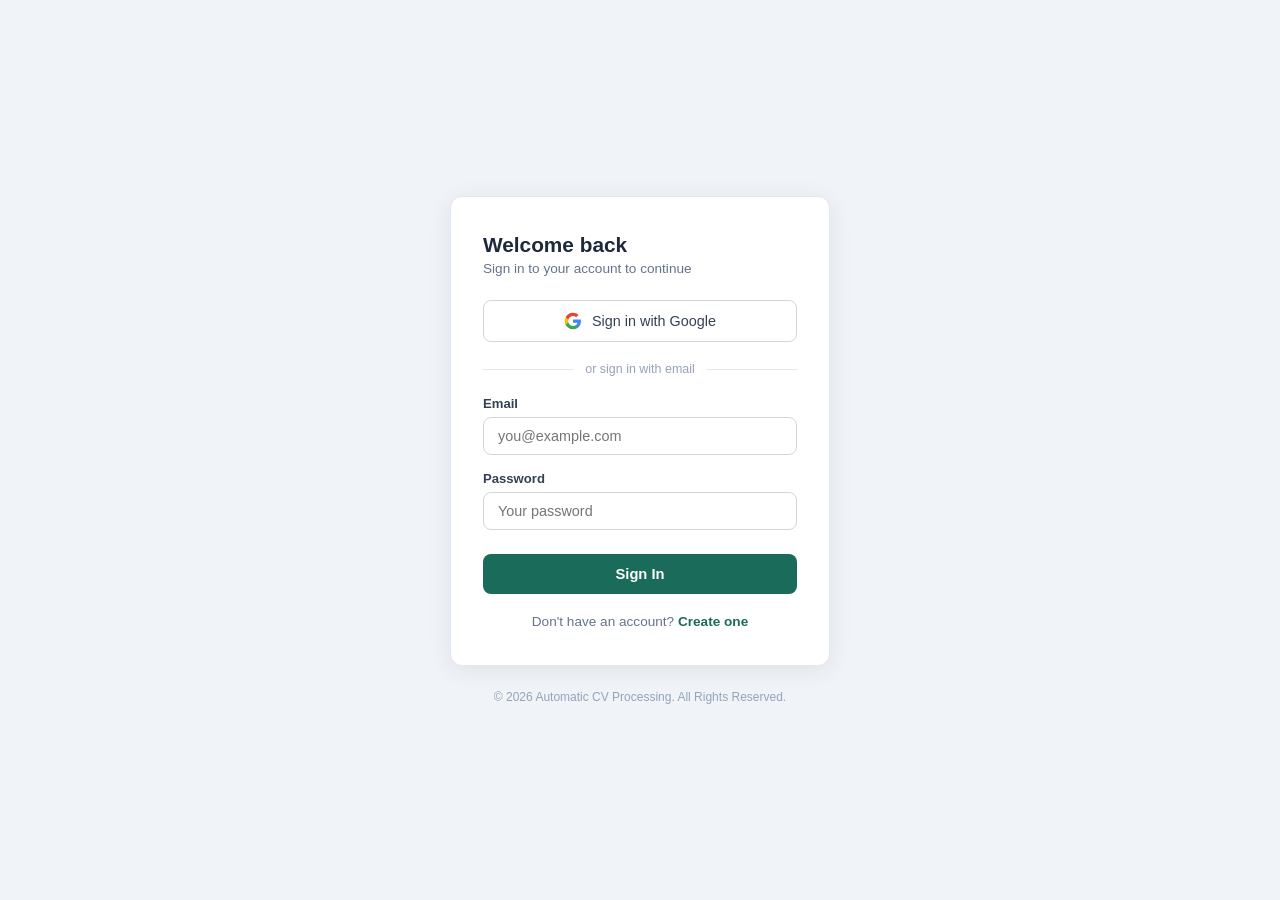
<file: cv-processing/app/templates/login.html>
<!DOCTYPE html>
<html lang="en">
<head>
    <meta charset="UTF-8">
    <meta name="viewport" content="width=device-width, initial-scale=1.0">
    <title>Automatic CV Processing — Sign In</title>
    <link rel="icon" type="image/png" href="/static/img/favicon.png">
    <script>var GOOGLE_CLIENT_ID = '{{ google_client_id }}';</script>
    <script src="https://accounts.google.com/gsi/client" async defer></script>
    <style>
        * { margin: 0; padding: 0; box-sizing: border-box; }
        body {
            font-family: -apple-system, BlinkMacSystemFont, 'Segoe UI', Roboto, sans-serif;
            background: #f0f4f8;
            min-height: 100vh;
            display: flex;
            align-items: center;
            justify-content: center;
        }
        .auth-container {
            width: 100%;
            max-width: 420px;
            padding: 20px;
        }
        .auth-card {
            background: white;
            border-radius: 12px;
            padding: 36px 32px;
            box-shadow: 0 4px 24px rgba(0,0,0,0.08);
            border: 1px solid #e2e8f0;
        }
        .auth-title {
            font-size: 1.3rem;
            font-weight: 700;
            color: #1e293b;
            margin-bottom: 4px;
        }
        .auth-subtitle {
            font-size: 0.85rem;
            color: #64748b;
            margin-bottom: 24px;
        }
        .form-group {
            margin-bottom: 16px;
        }
        .form-group label {
            display: block;
            font-size: 0.82rem;
            font-weight: 600;
            color: #334155;
            margin-bottom: 6px;
        }
        .form-group input {
            width: 100%;
            padding: 10px 14px;
            border: 1px solid #d1d5db;
            border-radius: 8px;
            font-size: 0.9rem;
            color: #1e293b;
            transition: border-color 0.15s;
            outline: none;
        }
        .form-group input:focus {
            border-color: #1b6b5a;
            box-shadow: 0 0 0 3px rgba(27,107,90,0.1);
        }
        .name-row {
            display: grid;
            grid-template-columns: 1fr 1fr;
            gap: 12px;
        }
        .btn-auth {
            width: 100%;
            padding: 12px;
            background: #1b6b5a;
            color: white;
            border: none;
            border-radius: 8px;
            font-size: 0.92rem;
            font-weight: 600;
            cursor: pointer;
            transition: background 0.15s;
            margin-top: 8px;
        }
        .btn-auth:hover { background: #155a4a; }
        .btn-auth:disabled {
            background: #94a3b8;
            cursor: not-allowed;
        }

        /* Google Button */
        .google-btn {
            width: 100%;
            padding: 11px;
            background: white;
            border: 1px solid #d1d5db;
            border-radius: 8px;
            font-size: 0.9rem;
            font-weight: 500;
            color: #334155;
            cursor: pointer;
            display: flex;
            align-items: center;
            justify-content: center;
            gap: 10px;
            transition: all 0.15s;
            margin-bottom: 8px;
        }
        .google-btn:hover {
            background: #f8f9fa;
            border-color: #9ca3af;
        }
        .google-btn svg {
            width: 18px;
            height: 18px;
        }

        /* Divider */
        .divider {
            display: flex;
            align-items: center;
            margin: 20px 0;
            gap: 12px;
        }
        .divider::before, .divider::after {
            content: '';
            flex: 1;
            height: 1px;
            background: #e2e8f0;
        }
        .divider span {
            font-size: 0.78rem;
            color: #94a3b8;
            font-weight: 500;
        }

        /* OTP Input */
        .otp-input-group {
            display: flex;
            gap: 8px;
            justify-content: center;
            margin: 24px 0;
        }
        .otp-input-group input {
            width: 48px;
            height: 56px;
            text-align: center;
            font-size: 1.4rem;
            font-weight: 700;
            border: 2px solid #d1d5db;
            border-radius: 10px;
            outline: none;
            color: #1e293b;
        }
        .otp-input-group input:focus {
            border-color: #1b6b5a;
            box-shadow: 0 0 0 3px rgba(27,107,90,0.15);
        }

        .auth-switch {
            text-align: center;
            margin-top: 20px;
            font-size: 0.85rem;
            color: #64748b;
        }
        .auth-switch a {
            color: #1b6b5a;
            font-weight: 600;
            text-decoration: none;
            cursor: pointer;
        }
        .auth-switch a:hover { text-decoration: underline; }
        .auth-error {
            background: #fef2f2;
            border: 1px solid #fecaca;
            color: #dc2626;
            padding: 10px 14px;
            border-radius: 8px;
            font-size: 0.85rem;
            margin-bottom: 16px;
            display: none;
        }
        .auth-success {
            background: #f0fdf4;
            border: 1px solid #bbf7d0;
            color: #16a34a;
            padding: 10px 14px;
            border-radius: 8px;
            font-size: 0.85rem;
            margin-bottom: 16px;
            display: none;
        }
        .auth-info {
            background: #eff6ff;
            border: 1px solid #bfdbfe;
            color: #1d4ed8;
            padding: 10px 14px;
            border-radius: 8px;
            font-size: 0.85rem;
            margin-bottom: 16px;
            text-align: center;
        }
        .resend-link {
            text-align: center;
            margin-top: 12px;
            font-size: 0.82rem;
            color: #64748b;
        }
        .resend-link a {
            color: #1b6b5a;
            font-weight: 600;
            text-decoration: none;
            cursor: pointer;
        }
        .security-note {
            text-align: center;
            margin-top: 16px;
            font-size: 0.72rem;
            color: #94a3b8;
        }
        .security-note svg {
            vertical-align: middle;
            margin-right: 3px;
        }
        .auth-footer {
            text-align: center;
            margin-top: 24px;
            font-size: 0.75rem;
            color: #94a3b8;
        }
    </style>
</head>
<body>
    <div class="auth-container">

        <!-- ========== LOGIN CARD ========== -->
        <div id="login-card" class="auth-card">
            <div class="auth-title">Welcome back</div>
            <div class="auth-subtitle">Sign in to your account to continue</div>

            <div id="login-error" class="auth-error"></div>

            <!-- Google Sign-In -->
            <button class="google-btn" onclick="googleSignIn()">
                <svg viewBox="0 0 24 24"><path fill="#4285F4" d="M22.56 12.25c0-.78-.07-1.53-.2-2.25H12v4.26h5.92a5.06 5.06 0 01-2.2 3.32v2.77h3.57c2.08-1.92 3.28-4.74 3.28-8.1z"/><path fill="#34A853" d="M12 23c2.97 0 5.46-.98 7.28-2.66l-3.57-2.77c-.98.66-2.23 1.06-3.71 1.06-2.86 0-5.29-1.93-6.16-4.53H2.18v2.84C3.99 20.53 7.7 23 12 23z"/><path fill="#FBBC05" d="M5.84 14.09c-.22-.66-.35-1.36-.35-2.09s.13-1.43.35-2.09V7.07H2.18C1.43 8.55 1 10.22 1 12s.43 3.45 1.18 4.93l2.85-2.22.81-.62z"/><path fill="#EA4335" d="M12 5.38c1.62 0 3.06.56 4.21 1.64l3.15-3.15C17.45 2.09 14.97 1 12 1 7.7 1 3.99 3.47 2.18 7.07l3.66 2.84c.87-2.6 3.3-4.53 6.16-4.53z"/></svg>
                Sign in with Google
            </button>

            <div class="divider"><span>or sign in with email</span></div>

            <div class="form-group">
                <label for="login-email">Email</label>
                <input type="email" id="login-email" placeholder="you@example.com" autocomplete="email">
            </div>
            <div class="form-group">
                <label for="login-password">Password</label>
                <input type="password" id="login-password" placeholder="Your password" autocomplete="current-password">
            </div>
            <button class="btn-auth" id="btn-login" onclick="doLogin()">Sign In</button>


            <div class="auth-switch">
                Don't have an account? <a onclick="showSignup()">Create one</a>
            </div>
        </div>

        <!-- ========== SIGNUP CARD ========== -->
        <div id="signup-card" class="auth-card" style="display:none;">
            <div class="auth-title">Create an account</div>
            <div class="auth-subtitle">Enter your details to get started</div>

            <div id="signup-error" class="auth-error"></div>

            <!-- Google Sign-In -->
            <button class="google-btn" onclick="googleSignIn()">
                <svg viewBox="0 0 24 24"><path fill="#4285F4" d="M22.56 12.25c0-.78-.07-1.53-.2-2.25H12v4.26h5.92a5.06 5.06 0 01-2.2 3.32v2.77h3.57c2.08-1.92 3.28-4.74 3.28-8.1z"/><path fill="#34A853" d="M12 23c2.97 0 5.46-.98 7.28-2.66l-3.57-2.77c-.98.66-2.23 1.06-3.71 1.06-2.86 0-5.29-1.93-6.16-4.53H2.18v2.84C3.99 20.53 7.7 23 12 23z"/><path fill="#FBBC05" d="M5.84 14.09c-.22-.66-.35-1.36-.35-2.09s.13-1.43.35-2.09V7.07H2.18C1.43 8.55 1 10.22 1 12s.43 3.45 1.18 4.93l2.85-2.22.81-.62z"/><path fill="#EA4335" d="M12 5.38c1.62 0 3.06.56 4.21 1.64l3.15-3.15C17.45 2.09 14.97 1 12 1 7.7 1 3.99 3.47 2.18 7.07l3.66 2.84c.87-2.6 3.3-4.53 6.16-4.53z"/></svg>
                Sign up with Google
            </button>

            <div class="divider"><span>or sign up with email</span></div>

            <div class="name-row">
                <div class="form-group">
                    <label for="signup-first">First Name</label>
                    <input type="text" id="signup-first" placeholder="Yohan">
                </div>
                <div class="form-group">
                    <label for="signup-last">Last Name</label>
                    <input type="text" id="signup-last" placeholder="Sherzad">
                </div>
            </div>
            <div class="form-group">
                <label for="signup-email">Email</label>
                <input type="email" id="signup-email" placeholder="you@example.com">
            </div>
            <div class="form-group">
                <label for="signup-password">Password</label>
                <input type="password" id="signup-password" placeholder="At least 6 characters">
            </div>
            <div class="form-group">
                <label for="signup-confirm">Confirm Password</label>
                <input type="password" id="signup-confirm" placeholder="Re-enter password">
            </div>
            <button class="btn-auth" id="btn-signup" onclick="doSignup()">Create Account</button>


            <div class="auth-switch">
                Already have an account? <a onclick="showLogin()">Sign in</a>
            </div>
        </div>

        <!-- ========== OTP VERIFICATION CARD ========== -->
        <div id="otp-card" class="auth-card" style="display:none;">
            <div class="auth-title">Verify your email</div>
            <div class="auth-subtitle">We sent a 6-digit code to <strong id="otp-email-display"></strong></div>

            <div id="otp-error" class="auth-error"></div>
            <div id="otp-success" class="auth-success"></div>

            <div class="otp-input-group">
                <input type="text" maxlength="1" class="otp-digit" data-index="0" inputmode="numeric">
                <input type="text" maxlength="1" class="otp-digit" data-index="1" inputmode="numeric">
                <input type="text" maxlength="1" class="otp-digit" data-index="2" inputmode="numeric">
                <input type="text" maxlength="1" class="otp-digit" data-index="3" inputmode="numeric">
                <input type="text" maxlength="1" class="otp-digit" data-index="4" inputmode="numeric">
                <input type="text" maxlength="1" class="otp-digit" data-index="5" inputmode="numeric">
            </div>

            <button class="btn-auth" id="btn-verify" onclick="doVerifyOTP()">Verify Code</button>

            <div class="resend-link">
                Didn't receive the code? <a onclick="doResendOTP()">Resend</a>
            </div>

            <div class="auth-switch">
                <a onclick="showLogin()">Back to Sign In</a>
            </div>
        </div>

        <div class="auth-footer">
            &copy; 2026 Automatic CV Processing. All Rights Reserved.
        </div>
    </div>

    <script>
        var pendingOTPEmail = '';

        // ── SHA-256 Hashing ──────────────────────────
        async function sha256(message) {
            var msgBuffer = new TextEncoder().encode(message);
            var hashBuffer = await crypto.subtle.digest('SHA-256', msgBuffer);
            var hashArray = Array.from(new Uint8Array(hashBuffer));
            return hashArray.map(function(b) { return b.toString(16).padStart(2, '0'); }).join('');
        }

        // ── View Switching ───────────────────────────
        function showLogin() {
            document.getElementById('login-card').style.display = 'block';
            document.getElementById('signup-card').style.display = 'none';
            document.getElementById('otp-card').style.display = 'none';
            clearErrors();
        }
        function showSignup() {
            document.getElementById('login-card').style.display = 'none';
            document.getElementById('signup-card').style.display = 'block';
            document.getElementById('otp-card').style.display = 'none';
            clearErrors();
        }
        function showOTP(email) {
            pendingOTPEmail = email;
            document.getElementById('login-card').style.display = 'none';
            document.getElementById('signup-card').style.display = 'none';
            document.getElementById('otp-card').style.display = 'block';
            document.getElementById('otp-email-display').textContent = email;
            clearErrors();
            // Focus first OTP input
            document.querySelector('.otp-digit[data-index="0"]').focus();
        }
        function clearErrors() {
            var els = document.querySelectorAll('.auth-error, .auth-success');
            for (var i = 0; i < els.length; i++) els[i].style.display = 'none';
        }
        function showError(id, msg) {
            var el = document.getElementById(id);
            el.textContent = msg;
            el.style.display = 'block';
        }
        function showSuccess(id, msg) {
            var el = document.getElementById(id);
            el.textContent = msg;
            el.style.display = 'block';
        }

        // ── OTP Input Auto-advance ───────────────────
        document.addEventListener('DOMContentLoaded', function() {
            var digits = document.querySelectorAll('.otp-digit');
            digits.forEach(function(input, idx) {
                input.addEventListener('input', function(e) {
                    var val = e.target.value;
                    if (val && idx < 5) digits[idx + 1].focus();
                    if (val && idx === 5) doVerifyOTP();
                });
                input.addEventListener('keydown', function(e) {
                    if (e.key === 'Backspace' && !e.target.value && idx > 0) {
                        digits[idx - 1].focus();
                    }
                });
                // Allow paste of full code
                input.addEventListener('paste', function(e) {
                    e.preventDefault();
                    var pasted = (e.clipboardData || window.clipboardData).getData('text').trim();
                    if (pasted.length === 6 && /^\d+$/.test(pasted)) {
                        for (var i = 0; i < 6; i++) digits[i].value = pasted[i];
                        doVerifyOTP();
                    }
                });
            });
        });

        function getOTPCode() {
            var digits = document.querySelectorAll('.otp-digit');
            var code = '';
            digits.forEach(function(d) { code += d.value; });
            return code;
        }

        // ── SIGNUP ───────────────────────────────────
        async function doSignup() {
            clearErrors();
            var first = document.getElementById('signup-first').value.trim();
            var last = document.getElementById('signup-last').value.trim();
            var email = document.getElementById('signup-email').value.trim();
            var password = document.getElementById('signup-password').value;
            var confirm = document.getElementById('signup-confirm').value;

            if (!first || !last) { showError('signup-error', 'Please enter your first and last name.'); return; }
            if (!email) { showError('signup-error', 'Please enter your email address.'); return; }
            if (password.length < 6) { showError('signup-error', 'Password must be at least 6 characters.'); return; }
            if (password !== confirm) { showError('signup-error', 'Passwords do not match.'); return; }

            var btn = document.getElementById('btn-signup');
            btn.disabled = true;
            btn.textContent = 'Creating account...';

            try {
                // Hash password with SHA-256 before sending
                var passwordHash = await sha256(password);

                var res = await fetch('/api/auth/signup', {
                    method: 'POST',
                    headers: { 'Content-Type': 'application/json' },
                    body: JSON.stringify({
                        email: email,
                        first_name: first,
                        last_name: last,
                        password_hash: passwordHash,
                    }),
                });
                var data = await res.json();
                if (!res.ok) { showError('signup-error', data.detail || 'Signup failed.'); return; }

                // Show OTP verification screen
                showOTP(email);
            } catch (e) {
                showError('signup-error', 'Connection error. Please try again.');
            } finally {
                btn.disabled = false;
                btn.textContent = 'Create Account';
            }
        }

        // ── VERIFY OTP ───────────────────────────────
        async function doVerifyOTP() {
            clearErrors();
            var code = getOTPCode();
            if (code.length !== 6) { showError('otp-error', 'Please enter the full 6-digit code.'); return; }

            var btn = document.getElementById('btn-verify');
            btn.disabled = true;
            btn.textContent = 'Verifying...';

            try {
                var res = await fetch('/api/auth/verify-otp', {
                    method: 'POST',
                    headers: { 'Content-Type': 'application/json' },
                    body: JSON.stringify({ email: pendingOTPEmail, code: code }),
                });
                var data = await res.json();
                if (!res.ok) { showError('otp-error', data.detail || 'Verification failed.'); return; }

                showSuccess('otp-success', 'Email verified! Redirecting to sign in...');
                setTimeout(function() {
                    showLogin();
                    document.getElementById('login-email').value = pendingOTPEmail;
                }, 1500);
            } catch (e) {
                showError('otp-error', 'Connection error. Please try again.');
            } finally {
                btn.disabled = false;
                btn.textContent = 'Verify Code';
            }
        }

        // ── RESEND OTP ───────────────────────────────
        async function doResendOTP() {
            clearErrors();
            try {
                var res = await fetch('/api/auth/resend-otp', {
                    method: 'POST',
                    headers: { 'Content-Type': 'application/json' },
                    body: JSON.stringify({ email: pendingOTPEmail, code: '' }),
                });
                var data = await res.json();
                if (!res.ok) { showError('otp-error', data.detail); return; }
                showSuccess('otp-success', data.message);
                // Clear OTP inputs
                document.querySelectorAll('.otp-digit').forEach(function(d) { d.value = ''; });
                document.querySelector('.otp-digit[data-index="0"]').focus();
            } catch (e) {
                showError('otp-error', 'Failed to resend code.');
            }
        }

        // ── LOGIN ────────────────────────────────────
        async function doLogin() {
            clearErrors();
            var email = document.getElementById('login-email').value.trim();
            var password = document.getElementById('login-password').value;

            if (!email || !password) { showError('login-error', 'Please enter your email and password.'); return; }

            var btn = document.getElementById('btn-login');
            btn.disabled = true;
            btn.textContent = 'Signing in...';

            try {
                // Hash password with SHA-256 before sending
                var passwordHash = await sha256(password);

                var res = await fetch('/api/auth/login', {
                    method: 'POST',
                    headers: { 'Content-Type': 'application/json' },
                    body: JSON.stringify({ email: email, password_hash: passwordHash }),
                });
                var data = await res.json();

                if (res.status === 403) {
                    // Email not verified — show OTP screen
                    showOTP(email);
                    return;
                }
                if (!res.ok) { showError('login-error', data.detail || 'Login failed.'); return; }

                window.location.href = '/';
            } catch (e) {
                showError('login-error', 'Connection error. Please try again.');
            } finally {
                btn.disabled = false;
                btn.textContent = 'Sign In';
            }
        }

        // ── GOOGLE SIGN-IN ───────────────────────────
        var googleInitialized = false;

        function initGoogle() {
            if (googleInitialized) return;
            if (typeof google === 'undefined' || !google.accounts) return;
            google.accounts.id.initialize({
                client_id: GOOGLE_CLIENT_ID,
                callback: handleGoogleResponse,
                auto_select: false,
            });
            googleInitialized = true;
        }

        function googleSignIn() {
            if (typeof google === 'undefined' || !google.accounts) {
                showError('login-error', 'Google Sign-In is loading. Please try again in a moment.');
                return;
            }
            initGoogle();
            // Use the popup flow — works reliably
            google.accounts.id.prompt(function(notification) {
                // If One Tap is blocked or dismissed, fall back to button-rendered flow
                if (notification.isNotDisplayed() || notification.isSkippedMoment() || notification.isDismissedMoment()) {
                    // Create a temporary hidden div for Google's rendered button and click it
                    var tmpDiv = document.getElementById('google-btn-hidden');
                    if (!tmpDiv) {
                        tmpDiv = document.createElement('div');
                        tmpDiv.id = 'google-btn-hidden';
                        tmpDiv.style.position = 'fixed';
                        tmpDiv.style.top = '-200px';
                        tmpDiv.style.opacity = '0';
                        document.body.appendChild(tmpDiv);
                        google.accounts.id.renderButton(tmpDiv, {
                            type: 'standard',
                            theme: 'outline',
                            size: 'large',
                            width: 300,
                        });
                    }
                    // Click the rendered Google button
                    var innerBtn = tmpDiv.querySelector('[role="button"]') || tmpDiv.querySelector('div[style]');
                    if (innerBtn) innerBtn.click();
                }
            });
        }

        async function handleGoogleResponse(response) {
            try {
                var res = await fetch('/api/auth/google', {
                    method: 'POST',
                    headers: { 'Content-Type': 'application/json' },
                    body: JSON.stringify({ credential: response.credential }),
                });
                var data = await res.json();
                if (!res.ok) {
                    showError('login-error', data.detail || 'Google sign-in failed.');
                    return;
                }
                window.location.href = '/';
            } catch (e) {
                showError('login-error', 'Google sign-in failed. Please try again.');
            }
        }

        // Enter key support
        document.addEventListener('keydown', function(e) {
            if (e.key !== 'Enter') return;
            var loginCard = document.getElementById('login-card');
            var signupCard = document.getElementById('signup-card');
            if (loginCard.style.display !== 'none') doLogin();
            else if (signupCard.style.display !== 'none') doSignup();
        });
    </script>

</body>
</html>
</file>
